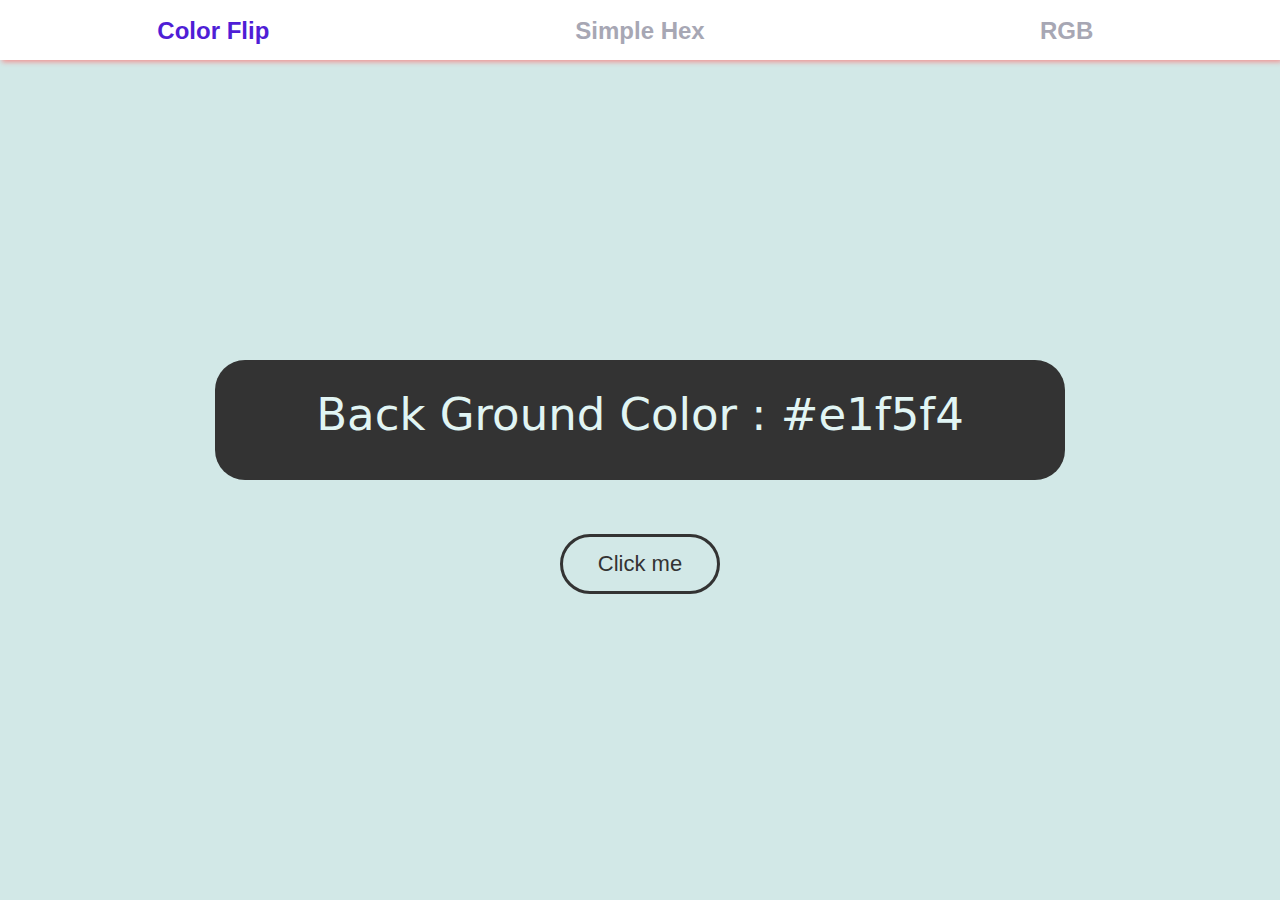
<file: color change/index.html>
<!DOCTYPE html>
<html lang="en">
  <head>
    <meta charset="UTF-8" />
    <meta http-equiv="X-UA-Compatible" content="IE=edge" />
    <meta name="viewport" content="width=device-width, initial-scale=1.0" />
    <link rel="stylesheet" type="text/css" href="style.css" />
    <title>Color Change</title>
  </head>
  <body>
    <form action="#">
      <div class="option">
        <button class="blue" id="bt1">Color Flip</button>
      </div>
      <div class="option">
        <button id="bt2">Simple Hex</button>
      </div>
      <div class="option">
        <button id="bt4">RGB</button>
      </div>
    </form>
    <div class="container">
      <table border="0" cellspacing="0" cellpadding="0" width="600">
        <tr>
          <td align="center">
            <div class="banner" id="banner">
              Back Ground Color : <span id="color">#e1f5f4</span>
            </div>
          </td>
        </tr>
        <tr>
          <td align="center">
            <button id="bt3">Click me</button>
          </td>
        </tr>
      </table>
    </div>
    <script src="color.js"></script>
  </body>
</html>
</file>
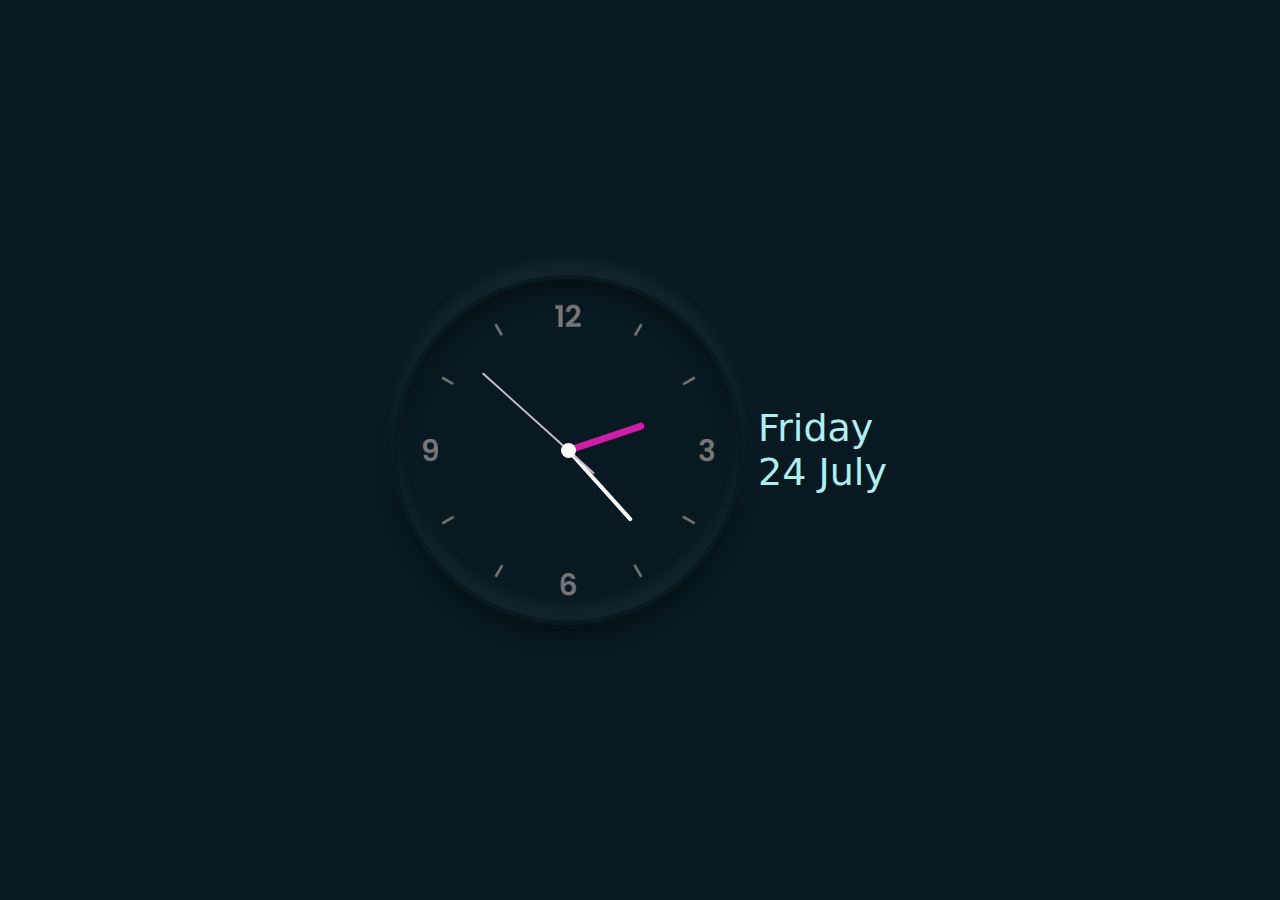
<file: clock/clock.html>
<!DOCTYPE html>
<html lang="en">
  <head>
    <meta charset="UTF-8" />
    <meta http-equiv="X-UA-Compatible" content="IE=edge" />
    <meta name="viewport" content="width=device-width, initial-scale=1.0" />
    <link rel="stylesheet" href="clock.css" />
    <title>Clock</title>
  </head>
  <body>
    <div class="clock">
      <div class="hour">
        <div class="hr" id="hr"></div>
      </div>
      <div class="min">
        <div class="mn" id="mn"></div>
      </div>
      <div class="sec">
        <div class="sc" id="sc"></div>
      </div>
    </div>
    <div class="text">
      <p id="mounth">hello world</p>
      <p id="wd">earth</p>
    </div>
    <script type="text/javascript">
      let deg = 6;
      let mounths = [
        "January",
        "February",
        "March",
        "April",
        "May",
        "June",
        "July",
        "August",
        "September",
        "October",
        "November",
        "December",
      ];
      let weakDays = [
        "Monday",
        "Tuesday",
        "Wednesday",
        "Thursday",
        "Friday",
        "Saturday",
        "Sunday",
      ];
      let hr = document.getElementById("hr");
      let mn = document.getElementById("mn");
      let sc = document.getElementById("sc");
      let mp = document.getElementById("mounth");
      let wd = document.getElementById("wd");

      setInterval(() => {
        let day = new Date();
        let hh = day.getHours() * 30;
        let mm = day.getMinutes() * deg;
        let ss = day.getSeconds() * deg;

        hr.style.transform = "rotateZ( " + (hh + mm / 12) + "deg)";
        mn.style.transform = "rotateZ(" + mm + "deg)";
        sc.style.transform = "rotateZ(" + ss + "deg)";

        mp.innerHTML = weakDays[day.getDay() - 1];
        wd.innerHTML = day.getDate() + " " + mounths[day.getMonth()];
      });
    </script>
  </body>
</html>
</file>
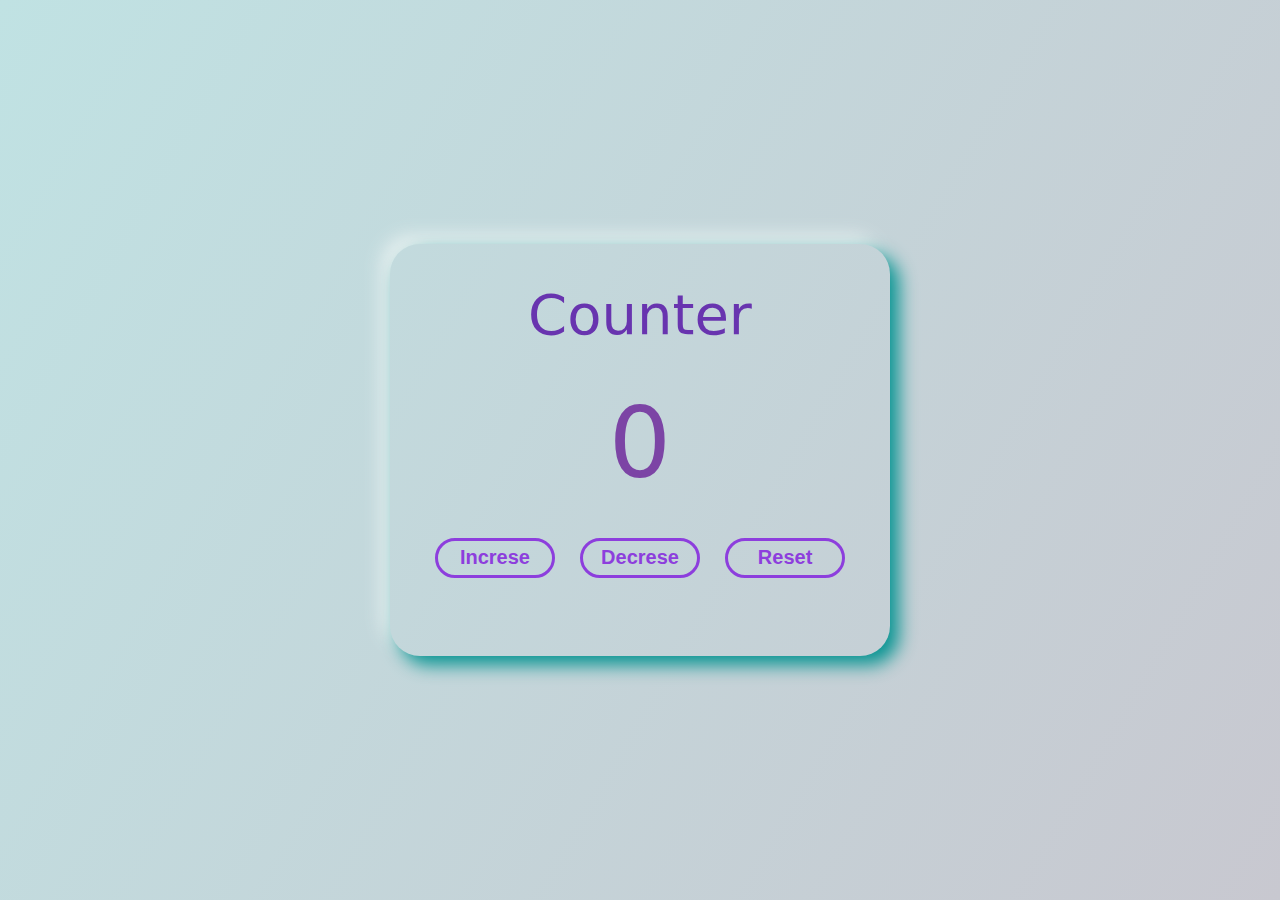
<file: counter/counter.html>
<!DOCTYPE html>
<html lang="en">
  <head>
    <meta charset="UTF-8" />
    <meta http-equiv="X-UA-Compatible" content="IE=edge" />
    <meta name="viewport" content="width=device-width, initial-scale=1.0" />
    <title>Counter</title>
    <link rel="stylesheet" type="text/css" href="counter.css" />
  </head>
  <body>
    <div class="container">
      <table border="0" cellspacing="0" cellpadding="0" align="center">
        <tr>
          <td align="center"><h1>Counter</h1></td>
        </tr>
        <tr>
          <td align="center"><p>0</p></td>
        </tr>
        <tr>
          <td align="center">
            <button onclick="increse()">Increse</button>
            <button onclick="dcrs()">Decrese</button>
            <button onclick="reset()">Reset</button>
          </td>
        </tr>
      </table>
    </div>
    <script type="text/javascript">
      let number = document.querySelector("p");
      let count = 0;

      function set() {
        number.innerHTML = count;
        if (count < 0) {
          number.classList.add("red");
        } else {
          number.classList.remove("red");
        }
      }

      function increse() {
        count++;
        set();
      }

      function dcrs() {
        count--;
        set();
      }

      function reset() {
        count = 0;
        set();
      }

      const pi = 3.14;
    </script>
  </body>
</html>
</file>
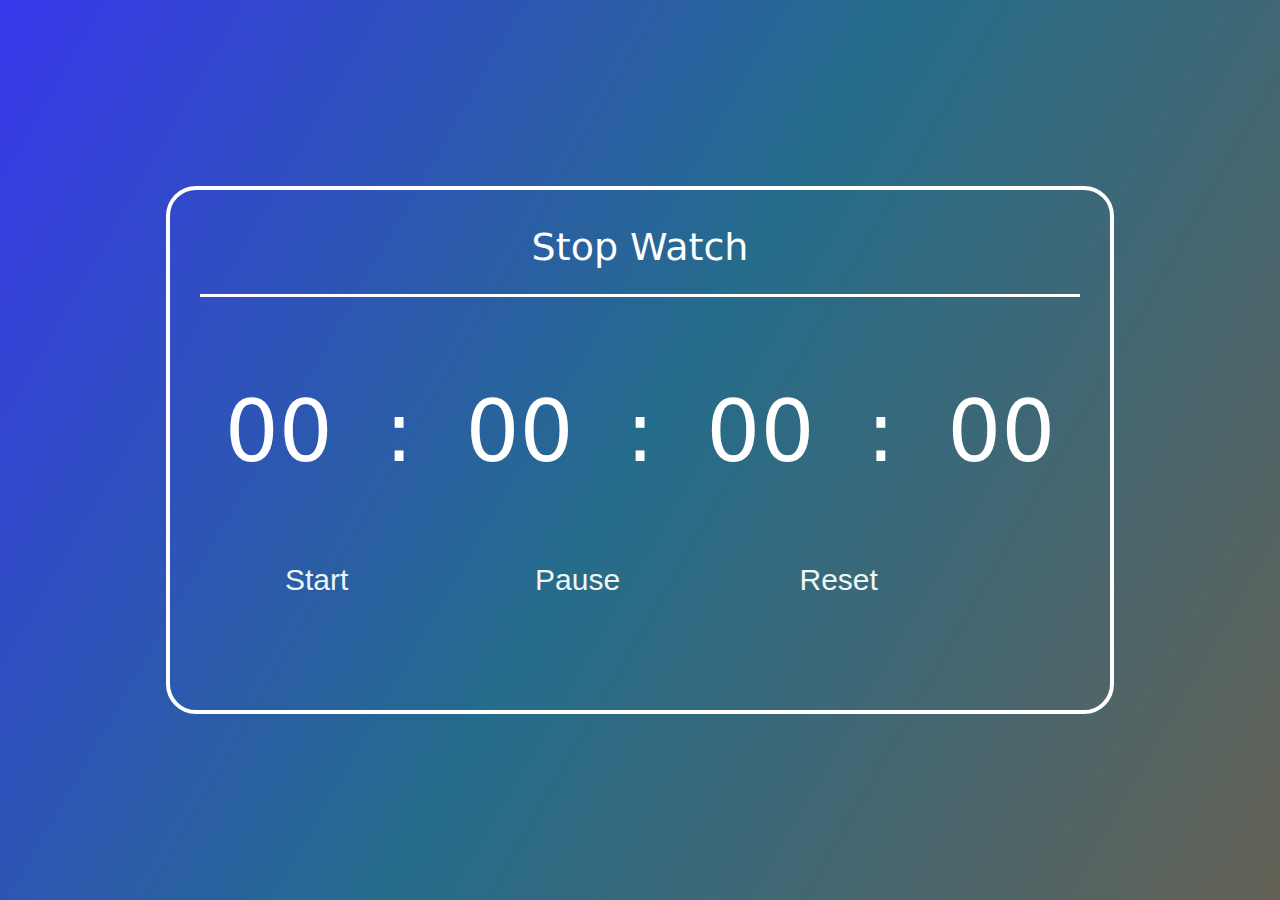
<file: stop watch/watch.html>
<!DOCTYPE html>
<html lang="en">
  <head>
    <meta charset="UTF-8" />
    <meta http-equiv="X-UA-Compatible" content="IE=edge" />
    <meta name="viewport" content="width=device-width, initial-scale=1.0" />
    <title>Stop Watch</title>
    <link rel="stylesheet" type="text/css" href="watch.css" />
  </head>
  <body>
    <div class="cont">
      <h1>Stop Watch</h1>
      <div class="display">
        <p>
          <span id="hr">00</span> : <span id="mn">00</span> :
          <span id="sc">00</span> :
          <span id="ms">00</span>
        </p>
      </div>
      <div class="buttons">
        <button id="bt1">Start</button>
        <button id="bt2">Pause</button>
        <button id="bt3">Reset</button>
      </div>
    </div>
    <script>
      let bt1 = document.getElementById("bt1");
      let bt2 = document.getElementById("bt2");
      let bt3 = document.getElementById("bt3");
      let lbl1 = document.getElementById("hr");
      let lbl2 = document.getElementById("mn");
      let lbl3 = document.getElementById("sc");
      let lbl4 = document.getElementById("ms");

      let hour = 00;
      let mins = 00;
      let secs = 00;
      let coun = 00;

      bt1.addEventListener("click", function () {
        bt1.disabled = true;
        timer = true;
        stopwatch();
      });

      bt2.addEventListener("click", function () {
        bt1.innerHTML = "Resume";
        bt1.disabled = false;
        timer = false;
      });

      bt3.addEventListener("click", function () {
        bt1.disabled = false;
        bt1.innerHTML = "Start";
        timer = false;
        hour = 0;
        mins = 0;
        secs = 0;
        coun = 0;
        lbl1.innerHTML = "00";
        lbl2.innerHTML = "00";
        lbl3.innerHTML = "00";
        lbl4.innerHTML = "00";
      });

      function stopwatch() {
        if (timer) {
          coun++;
          if (coun == 100) {
            secs++;
            coun = 0;
          }
          if (secs == 60) {
            mins++;
            secs = 0;
          }
          if (mins == 60) {
            hour++;
            mins = 0;
            secs = 0;
          }

          let hrstr = hour;
          let mnstr = mins;
          let scstr = secs;
          let cnstr = coun;

          if (hour < 10) {
            hrstr = "0" + hrstr;
          }
          if (mins < 10) {
            mnstr = "0" + mnstr;
          }
          if (secs < 10) {
            scstr = "0" + scstr;
          }
          if (coun < 10) {
            cnstr = "0" + cnstr;
          }

          lbl1.innerHTML = hrstr;
          lbl2.innerHTML = mnstr;
          lbl3.innerHTML = scstr;
          lbl4.innerHTML = cnstr;

          setTimeout(stopwatch, 10);
        }
      }
    </script>
  </body>
</html>
</file>
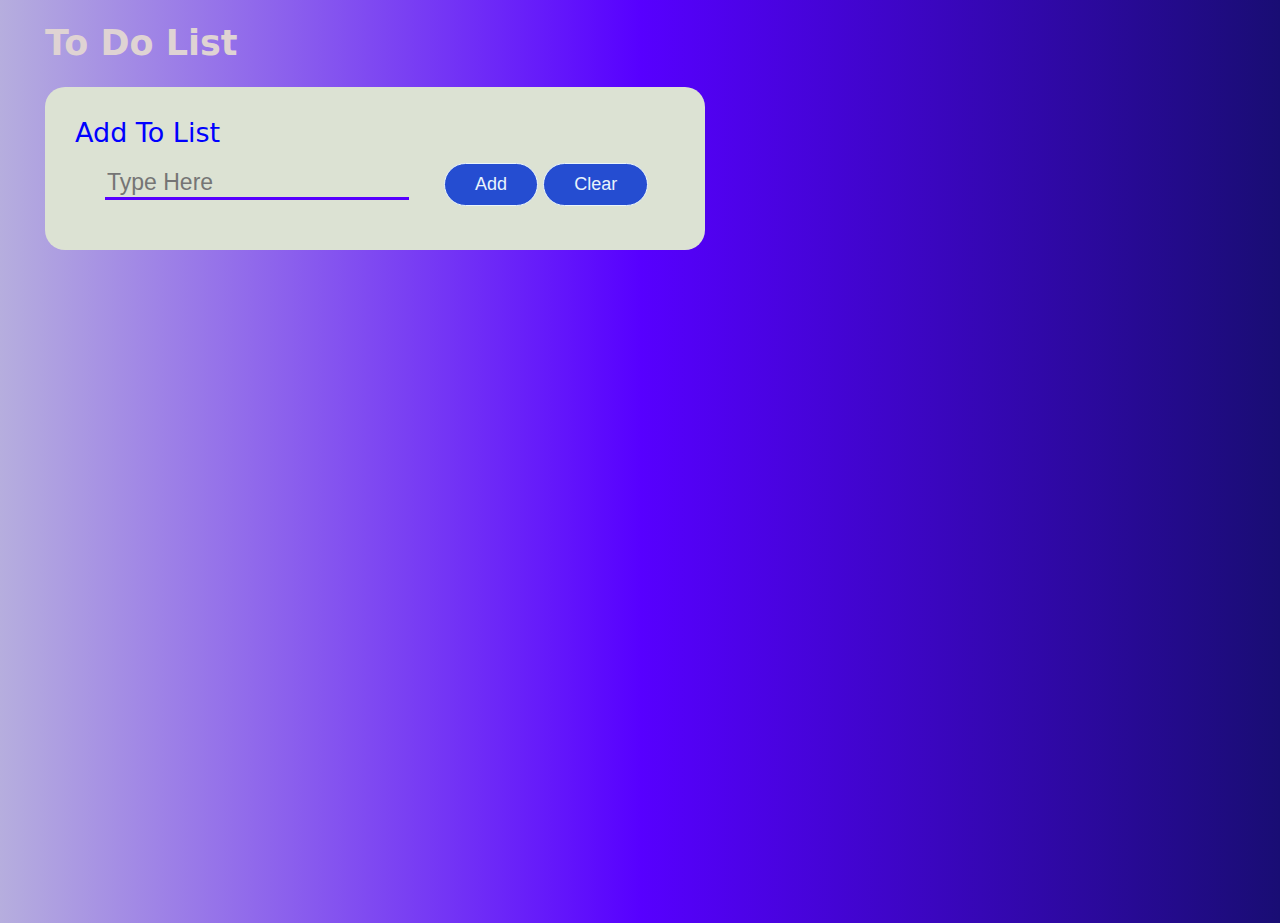
<file: todo list/todolist.html>
<!DOCTYPE html>
<html lang="en">
  <head>
    <meta charset="UTF-8" />
    <meta http-equiv="X-UA-Compatible" content="IE=edge" />
    <meta name="viewport" content="width=device-width, initial-scale=1.0" />
    <link rel="stylesheet" href="todo.css" />
    <title>To Do List</title>
  </head>
  <body>
    <h1>To Do List</h1>
    <div class="input">
      <header>Add To List</header>
      <input type="text" placeholder="Type Here" id="field" />
      <button id="btt">Add</button>
      <button id="btt1">Clear</button>
    </div>
    <div class="list">
    </div>
    <script src="todo.js"></script>
  </body>
</html>
</file>
<file: color change/style.css>
body {
  margin: 0;
  padding: 0;
  font-family: system-ui;
  box-sizing: border-box;
  background: #d2e8e7;
}
form {
  background: rgb(255, 252, 252);
  display: flex;
  height: 60px;
  box-shadow: 2px 2px 5px #f29393;
}
form .option {
  background: rgb(255, 255, 255);
  width: 50%;
  text-align: center;
  line-height: 50px;
}
form .option button {
  color: rgb(167, 167, 180);
  font-size: 24px;
  font-weight: 700;
  cursor: pointer;
  border: none;
  background: transparent;
  margin-top: 16px;
}
form .option .blue {
  color: #4f1ed6;
}
.container {
  position: absolute;
  top: 50%;
  left: 50%;
  transform: translate(-50%, -50%);
}
.banner {
  background: #333;
  font-size: 45px;
  height: 120px;
  width: 820px;
  line-height: 110px;
  color: #e1f5f4;
  border-radius: 30px;
  margin: 54px 0px;
  padding: 0px 15px;
}
.container button {
  height: 60px;
  width: 160px;
  border: 3px solid #333;
  border-radius: 32px;
  font-size: 22px;
  background: transparent;
  color: #333;
  cursor: pointer;
}
.container button:active {
  background: #333;
  color: #fff;
}
</file>
<file: clock/clock.css>
* {
  margin: 0;
  padding: 0;
  box-sizing: border-box;
}
body {
  display: flex;
  justify-content: center;
  align-items: center;
  min-height: 100vh;
  background: #091921;
}
.clock {
  width: 350px;
  height: 350px;
  background: url(clock.png);
  background-size: cover;
  border-radius: 50%;
  border: 4px solid #091921;
  box-shadow: 0 -15px 15px rgba(255, 255, 255, 0.05),
    inset 0 -15px 15px rgba(255, 255, 255, 0.05), 0 15px 15px rgba(0, 0, 0, 0.3),
    inset 0 15px 15px rgba(0, 0, 0, 0.3);
  display: flex;
  justify-content: center;
  align-items: center;
}
.clock:before {
  content: "";
  position: absolute;
  width: 15px;
  height: 15px;
  background: #fff;
  border-radius: 50%;
  z-index: 10000;
}
.clock .hour,
.clock .min,
.clock .sec {
  position: absolute;
}
.clock .hour,
.hr {
  width: 160px;
  height: 160px;
}
.clock .min,
.mn {
  width: 190px;
  height: 190px;
}
.clock .sec,
.sc {
  width: 230px;
  height: 230px;
}
.hr,
.mn,
.sc {
  display: flex;
  justify-content: center;
  position: absolute;
  border-radius: 50%;
}
.hr:before {
  content: "";
  position: absolute;
  width: 7px;
  height: 80px;
  background: #ce1ea5;
  z-index: 10;
  border-radius: 6px 6px 0 0;
}
.mn:before {
  content: "";
  position: absolute;
  width: 4px;
  height: 90px;
  background: #fff;
  z-index: 13;
  border-radius: 6px 6px 0 0;
}
.sc:before {
  content: "";
  position: absolute;
  width: 2px;
  height: 150px;
  background: #c8bdd4;
  z-index: 12;
  border-radius: 6px 6px 0 0;
}
.text {
    color: #adf0f0;
    margin-left: 15px;
    font-family: system-ui;
    font-size: 38px;
}
</file>
<file: counter/counter.css>
body {
  background: linear-gradient(120deg, #c0e2e3, #c8c8d0);
  padding: 0;
  margin: 0;
  font-family: system-ui;
  min-height: 100vh;
}
.container {
  position: absolute;
  top: 50%;
  left: 50%;
  transform: translate(-50%, -50%);
  box-shadow: 9px 9px 18px #079492, -9px -9px 18px #e5efef;
  width: 500px;
  height: 412px;
  border-radius: 30px;
}
.container h1 {
  color: #6834af;
  font-size: 56px;
  font-weight: 450;
  margin-bottom: 4px;
}
.container p {
  color: #7c44a5;
  font-size: 98px;
  margin: 35px 45px;
}
.container button {
  background: none;
  height: 40px;
  width: 120px;
  margin: 3px 10px;
  border: 3px solid #8d3edd;
  font-size: 20px;
  border-radius: 20px;
  color: #8d3edd;
  font-weight: bold;
}
.container .red {
  color: red;
}
.container button:active {
  background: #8d3edd;
  color: #c0e2e3;
}
</file>
<file: stop watch/watch.css>
body {
  background: linear-gradient(120deg, #3838eb, rgb(37, 108, 139), #646155);
  box-shadow: border-box;
  font-family: system-ui;
  margin: 0;
  padding: 0;
  display: flex;
  justify-content: center;
  align-items: center;
  height: 100vh;
}
.cont {
  font-size: 85px;
  height: 500px;
  color: #fff;
  border-radius: 30px;     
  border: 4px solid #fff;    
  padding: 10px 30px    
}
.cont h1 {
    font-size: 38px;
    font-weight: 400;
    text-align: center;
    border-bottom: 3px solid #fff;
    padding-bottom: 25px;
}
.cont .display span {
  margin: 0 25px;
}
button {
  font-size: 30px;
  background: none;
  border-radius: 10px;
  border: 0px ;
  color: #eef5f5;
  margin: 0px 40px;
  cursor: pointer;
  width: 154px;    
}
.buttons {
  margin-top: -55px;
}
</file>
<file: todo list/todo.css>
body {
  margin: 0;
  padding: 0;
  font-family: system-ui;
  background: linear-gradient(90deg, #b6aede, #5700ff, #190d74);
  height: 100vh;
  overflow-y: scroll;
}
body::-webkit-scrollbar {
  background: #190d74;
  width: 7px;
}

body::-webkit-scrollbar-thumb {
  background: rgb(221, 16, 16);
  border-radius: 5px;
}
h1 {
  color: rgb(223, 211, 211);
  margin-left: 45px;
  font-size: 35px;
}
.input {
  background: #dce2d3;
  padding: 30px;
  width: 600px;
  margin-left: 45px;
  border-radius: 20px;
}
.input header {
  color: blue;
  font-size: 27px;
}
.input input {
  border: none;
  background: none;
  border-bottom: 3px solid #5700ff;
  width: 300px;
  font-size: 23px;
  margin: 20px 30px;
  color: rgb(33, 122, 204);
  outline: none;    
}
.input button {
  padding: 10px 30px;
  border: 1px solid;
  background: #254dd1;
  border-radius: 25px;
  font-size: 18px;
  color: #e9f4fb;
  cursor: pointer;
}
.list {
  margin: 30px 3%;
}
.list-item {
  background: #cee2df;
  width: 600px;
  margin: 20px 10px;
  border-radius: 30px;
  padding: 10px 0px;
  display: inline-block;
}
.list-item input[type="checkbox"] {
  width: 18px;
  height: 18px;
  margin: 17px 18px 10px 20px;
  accent-color:#9292cc;    
}
.list-item label {
  color: #5119e6;
  font-size: 26px;
  text-transform: capitalize;
  cursor: pointer;
  width: 600px;
}
.list-item input:checked ~ label {
  text-decoration: line-through;
  color: #ff0000;
}
</file>
